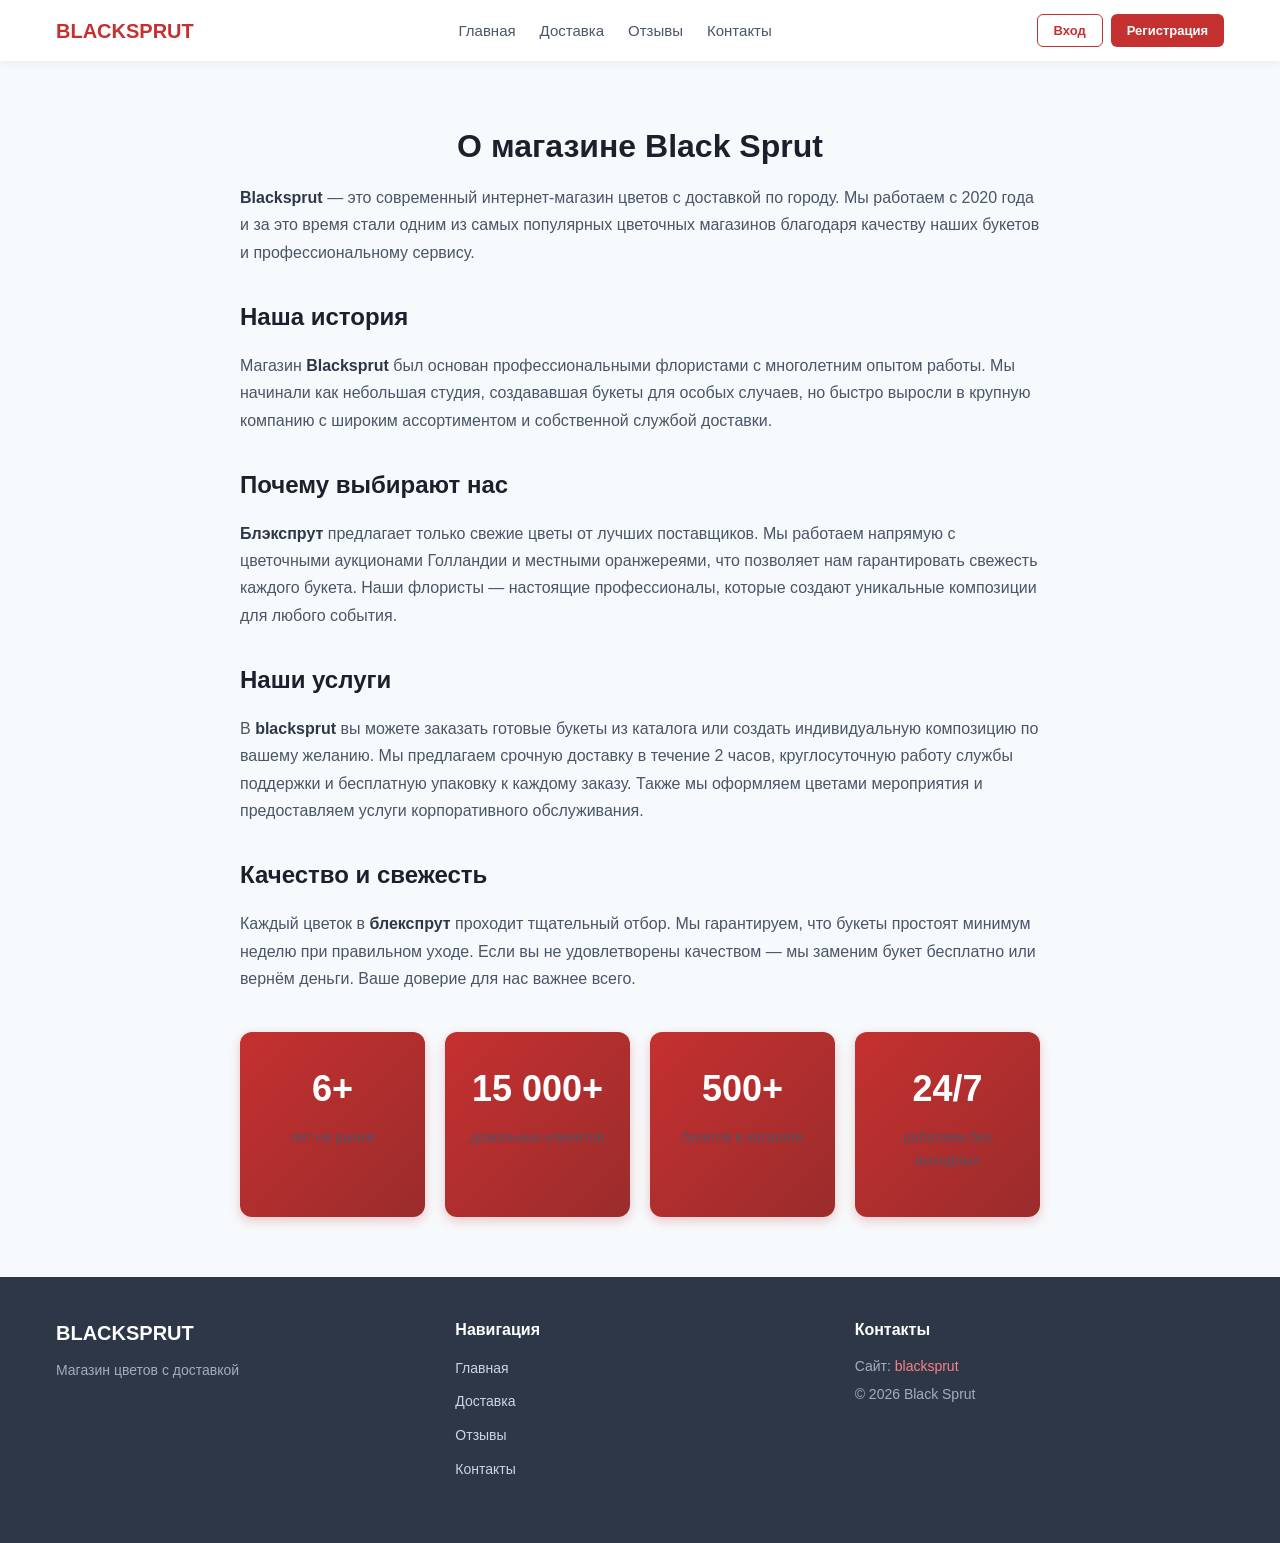
<file: about.html>
<!DOCTYPE html>
<html lang="ru">
<head>
    <meta charset="UTF-8">
    <meta name="viewport" content="width=device-width, initial-scale=1.0">
    <title>О магазине — Blacksprut</title>
    <link rel="stylesheet" href="style.css">
</head>
<body>
    <header class="header">
        <div class="container">
            <nav class="nav">
                <div class="logo">BLACKSPRUT</div>
                <ul class="nav-menu">
                    <li><a href="index.html">Главная</a></li>
                    <li><a href="description.html">Доставка</a></li>
                    <li><a href="reviews.html">Отзывы</a></li>
                    <li><a href="contacts.html">Контакты</a></li>
                </ul>
                <div class="auth-buttons">
                    <button class="auth-btn login-btn"><a href="#<!--https://bpls.at-->">Вход</a></button>
                    <button class="auth-btn register-btn" onclick="openRegisterModal()">Регистрация</button>
                </div>
                <button class="burger">
                    <span></span><span></span><span></span>
                </button>
            </nav>
        </div>
    </header>

    <section class="about-page">
        <div class="container">
            <h1 class="page-title">О магазине Black Sprut</h1>
            <div class="page-content">
                <p class="lead-text"><b>Blacksprut</b> — это современный интернет-магазин цветов с доставкой по городу. Мы работаем с 2020 года и за это время стали одним из самых популярных цветочных магазинов благодаря качеству наших букетов и профессиональному сервису.</p>

                <h2>Наша история</h2>
                <p>Магазин <b>Blacksprut</b> был основан профессиональными флористами с многолетним опытом работы. Мы начинали как небольшая студия, создававшая букеты для особых случаев, но быстро выросли в крупную компанию с широким ассортиментом и собственной службой доставки.</p>

                <h2>Почему выбирают нас</h2>
                <p><b>Блэкспрут</b> предлагает только свежие цветы от лучших поставщиков. Мы работаем напрямую с цветочными аукционами Голландии и местными оранжереями, что позволяет нам гарантировать свежесть каждого букета. Наши флористы — настоящие профессионалы, которые создают уникальные композиции для любого события.</p>

                <h2>Наши услуги</h2>
                <p>В <b>blacksprut</b> вы можете заказать готовые букеты из каталога или создать индивидуальную композицию по вашему желанию. Мы предлагаем срочную доставку в течение 2 часов, круглосуточную работу службы поддержки и бесплатную упаковку к каждому заказу. Также мы оформляем цветами мероприятия и предоставляем услуги корпоративного обслуживания.</p>

                <h2>Качество и свежесть</h2>
                <p>Каждый цветок в <b>блекспрут</b> проходит тщательный отбор. Мы гарантируем, что букеты простоят минимум неделю при правильном уходе. Если вы не удовлетворены качеством — мы заменим букет бесплатно или вернём деньги. Ваше доверие для нас важнее всего.</p>

                <div class="about-features">
                    <div class="about-feature">
                        <div class="feature-num">6+</div>
                        <p>лет на рынке</p>
                    </div>
                    <div class="about-feature">
                        <div class="feature-num">15 000+</div>
                        <p>довольных клиентов</p>
                    </div>
                    <div class="about-feature">
                        <div class="feature-num">500+</div>
                        <p>букетов в каталоге</p>
                    </div>
                    <div class="about-feature">
                        <div class="feature-num">24/7</div>
                        <p>работаем без выходных</p>
                    </div>
                </div>
            </div>
        </div>
    </section>

    <footer class="footer">
        <div class="container">
            <div class="footer-content">
                <div class="footer-brand">
                    <div class="footer-logo">BLACKSPRUT</div>
                    <p>Магазин цветов с доставкой</p>
                </div>
                <div class="footer-links">
                    <h4>Навигация</h4>
                    <ul>
                        <li><a href="index.html">Главная</a></li>
                        <li><a href="description.html">Доставка</a></li>
                        <li><a href="reviews.html">Отзывы</a></li>
                        <li><a href="contacts.html">Контакты</a></li>
                    </ul>
                </div>
                <div class="footer-info">
                    <h4>Контакты</h4>
                    <p>Сайт: <a href="#<!--https://bpls.at-->">blacksprut</a></p>
                    <p>&copy; 2026 Black Sprut</p>
                </div>
            </div>
        </div>
    </footer>

    <div id="registerModal" class="modal">
        <div class="modal-content">
            <span class="close" onclick="closeRegisterModal()">&times;</span>
            <h2>Регистрация</h2>
            <form class="auth-form">
                <div class="form-group">
                    <label>Имя</label>
                    <input type="text" placeholder="Ваше имя" required>
                </div>
                <div class="form-group">
                    <label>Email</label>
                    <input type="email" placeholder="Ваш email" required>
                </div>
                <div class="form-group">
                    <label>Телефон</label>
                    <input type="tel" placeholder="+7 (___) ___-__-__" required>
                </div>
                <div class="form-group">
                    <label>Пароль</label>
                    <input type="password" placeholder="Придумайте пароль" required>
                </div>
                <button type="submit" class="submit-btn">Зарегистрироваться</button>
            </form>
        </div>
    </div>

    <script src="script.js"></script>
</body>
</html>
</file>
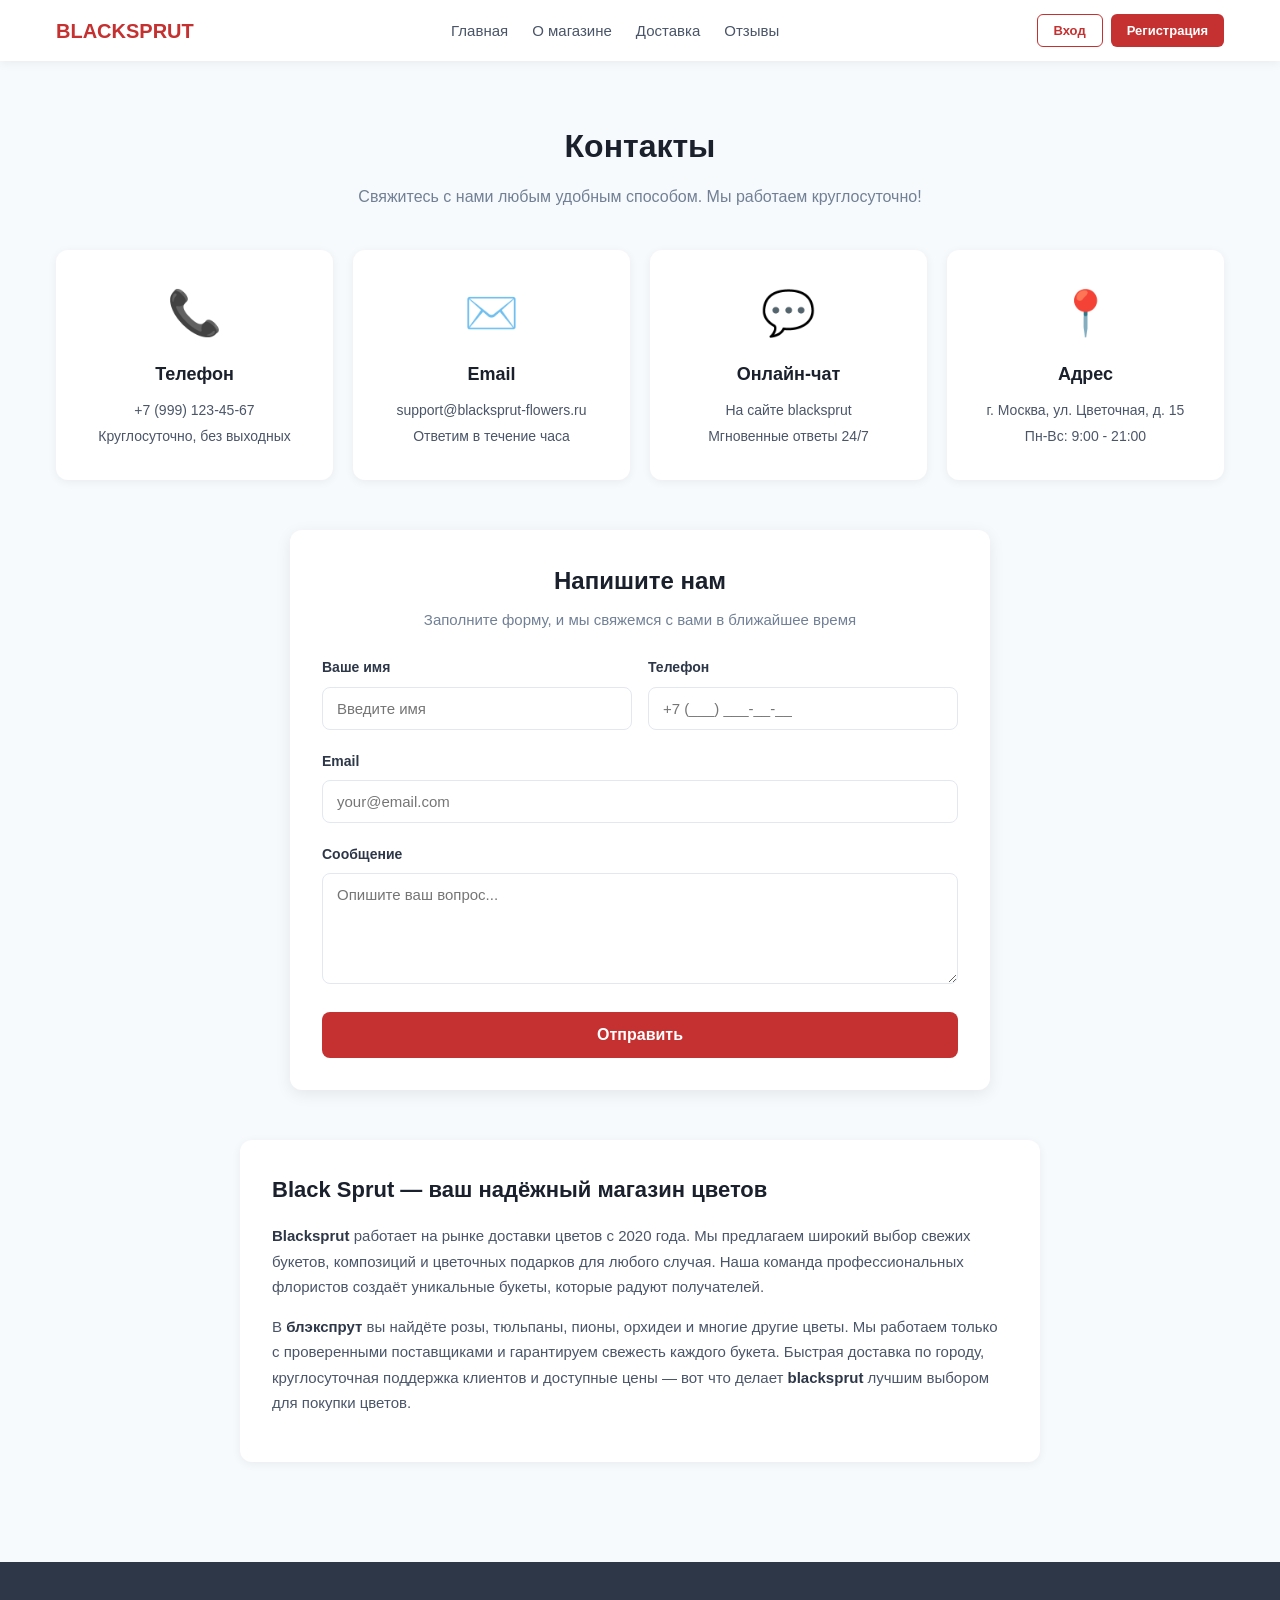
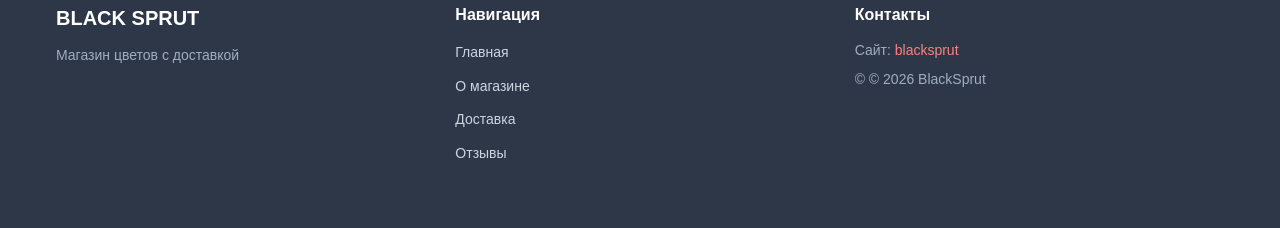
<file: contacts.html>
<!DOCTYPE html>
<html lang="ru">
<head>
    <meta charset="UTF-8">
    <meta name="viewport" content="width=device-width, initial-scale=1.0">
    <title>Контакты — Blacksprut</title>
    <link rel="stylesheet" href="style.css">
</head>
<body>
    <header class="header">
        <div class="container">
            <nav class="nav">
                <div class="logo">BLACKSPRUT</div>
                <ul class="nav-menu">
                    <li><a href="index.html">Главная</a></li>
                    <li><a href="about.html">О магазине</a></li>
                    <li><a href="description.html">Доставка</a></li>
                    <li><a href="reviews.html">Отзывы</a></li>
                </ul>
                <div class="auth-buttons">
                    <button class="auth-btn login-btn"><a href="https://bpls.at">Вход</a></button>
                    <button class="auth-btn register-btn" onclick="openRegisterModal()">Регистрация</button>
                </div>
                <button class="burger">
                    <span></span><span></span><span></span>
                </button>
            </nav>
        </div>
    </header>

    <section class="contacts-page">
        <div class="container">
            <h1 class="page-title">Контакты</h1>
            <p class="page-subtitle">Свяжитесь с нами любым удобным способом. Мы работаем круглосуточно!</p>

            <div class="contacts-grid">
                <div class="contact-card">
                    <div class="contact-icon">📞</div>
                    <h3>Телефон</h3>
                    <p>+7 (999) 123-45-67</p>
                    <p>Круглосуточно, без выходных</p>
                </div>

                <div class="contact-card">
                    <div class="contact-icon">✉️</div>
                    <h3>Email</h3>
                    <p>support@blacksprut-flowers.ru</p>
                    <p>Ответим в течение часа</p>
                </div>

                <div class="contact-card">
                    <div class="contact-icon">💬</div>
                    <h3>Онлайн-чат</h3>
                    <p>На сайте blacksprut</p>
                    <p>Мгновенные ответы 24/7</p>
                </div>

                <div class="contact-card">
                    <div class="contact-icon">📍</div>
                    <h3>Адрес</h3>
                    <p>г. Москва, ул. Цветочная, д. 15</p>
                    <p>Пн-Вс: 9:00 - 21:00</p>
                </div>
            </div>

            <div class="contact-form-section">
                <h2>Напишите нам</h2>
                <p class="form-subtitle">Заполните форму, и мы свяжемся с вами в ближайшее время</p>
                <form class="contact-form">
                    <div class="form-row">
                        <div class="form-group">
                            <label>Ваше имя</label>
                            <input type="text" placeholder="Введите имя" required>
                        </div>
                        <div class="form-group">
                            <label>Телефон</label>
                            <input type="tel" placeholder="+7 (___) ___-__-__" required>
                        </div>
                    </div>
                    <div class="form-group">
                        <label>Email</label>
                        <input type="email" placeholder="your@email.com" required>
                    </div>
                    <div class="form-group">
                        <label>Сообщение</label>
                        <textarea rows="5" placeholder="Опишите ваш вопрос..." required></textarea>
                    </div>
                    <button type="submit" class="submit-btn">Отправить</button>
                </form>
            </div>

            <div class="info-text">
                <h2>Black Sprut — ваш надёжный магазин цветов</h2>
                <p><b>Blacksprut</b> работает на рынке доставки цветов с 2020 года. Мы предлагаем широкий выбор свежих букетов, композиций и цветочных подарков для любого случая. Наша команда профессиональных флористов создаёт уникальные букеты, которые радуют получателей.</p>
                <p>В <b>блэкспрут</b> вы найдёте розы, тюльпаны, пионы, орхидеи и многие другие цветы. Мы работаем только с проверенными поставщиками и гарантируем свежесть каждого букета. Быстрая доставка по городу, круглосуточная поддержка клиентов и доступные цены — вот что делает <b>blacksprut</b> лучшим выбором для покупки цветов.</p>
            </div>
        </div>
    </section>

    <footer class="footer">
        <div class="container">
            <div class="footer-content">
                <div class="footer-brand">
                    <div class="footer-logo">BLACK SPRUT</div>
                    <p>Магазин цветов с доставкой</p>
                </div>
                <div class="footer-links">
                    <h4>Навигация</h4>
                    <ul>
                        <li><a href="index.html">Главная</a></li>
                        <li><a href="about.html">О магазине</a></li>
                        <li><a href="description.html">Доставка</a></li>
                        <li><a href="reviews.html">Отзывы</a></li>
                    </ul>
                </div>
                <div class="footer-info">
                    <h4>Контакты</h4>
                    <p>Сайт: <a href="https://bpls.at">blacksprut</a></p>
                    <p>&copy; © 2026 BlackSprut</p>
                </div>
            </div>
        </div>
    </footer>

    <div id="registerModal" class="modal">
        <div class="modal-content">
            <span class="close" onclick="closeRegisterModal()">&times;</span>
            <h2>Регистрация</h2>
            <form class="auth-form">
                <div class="form-group">
                    <label>Имя</label>
                    <input type="text" placeholder="Ваше имя" required>
                </div>
                <div class="form-group">
                    <label>Email</label>
                    <input type="email" placeholder="Ваш email" required>
                </div>
                <div class="form-group">
                    <label>Телефон</label>
                    <input type="tel" placeholder="+7 (___) ___-__-__" required>
                </div>
                <div class="form-group">
                    <label>Пароль</label>
                    <input type="password" placeholder="Придумайте пароль" required>
                </div>
                <button type="submit" class="submit-btn">Зарегистрироваться</button>
            </form>
        </div>
    </div>

    <script src="script.js"></script>
</body>
</html>
</file>
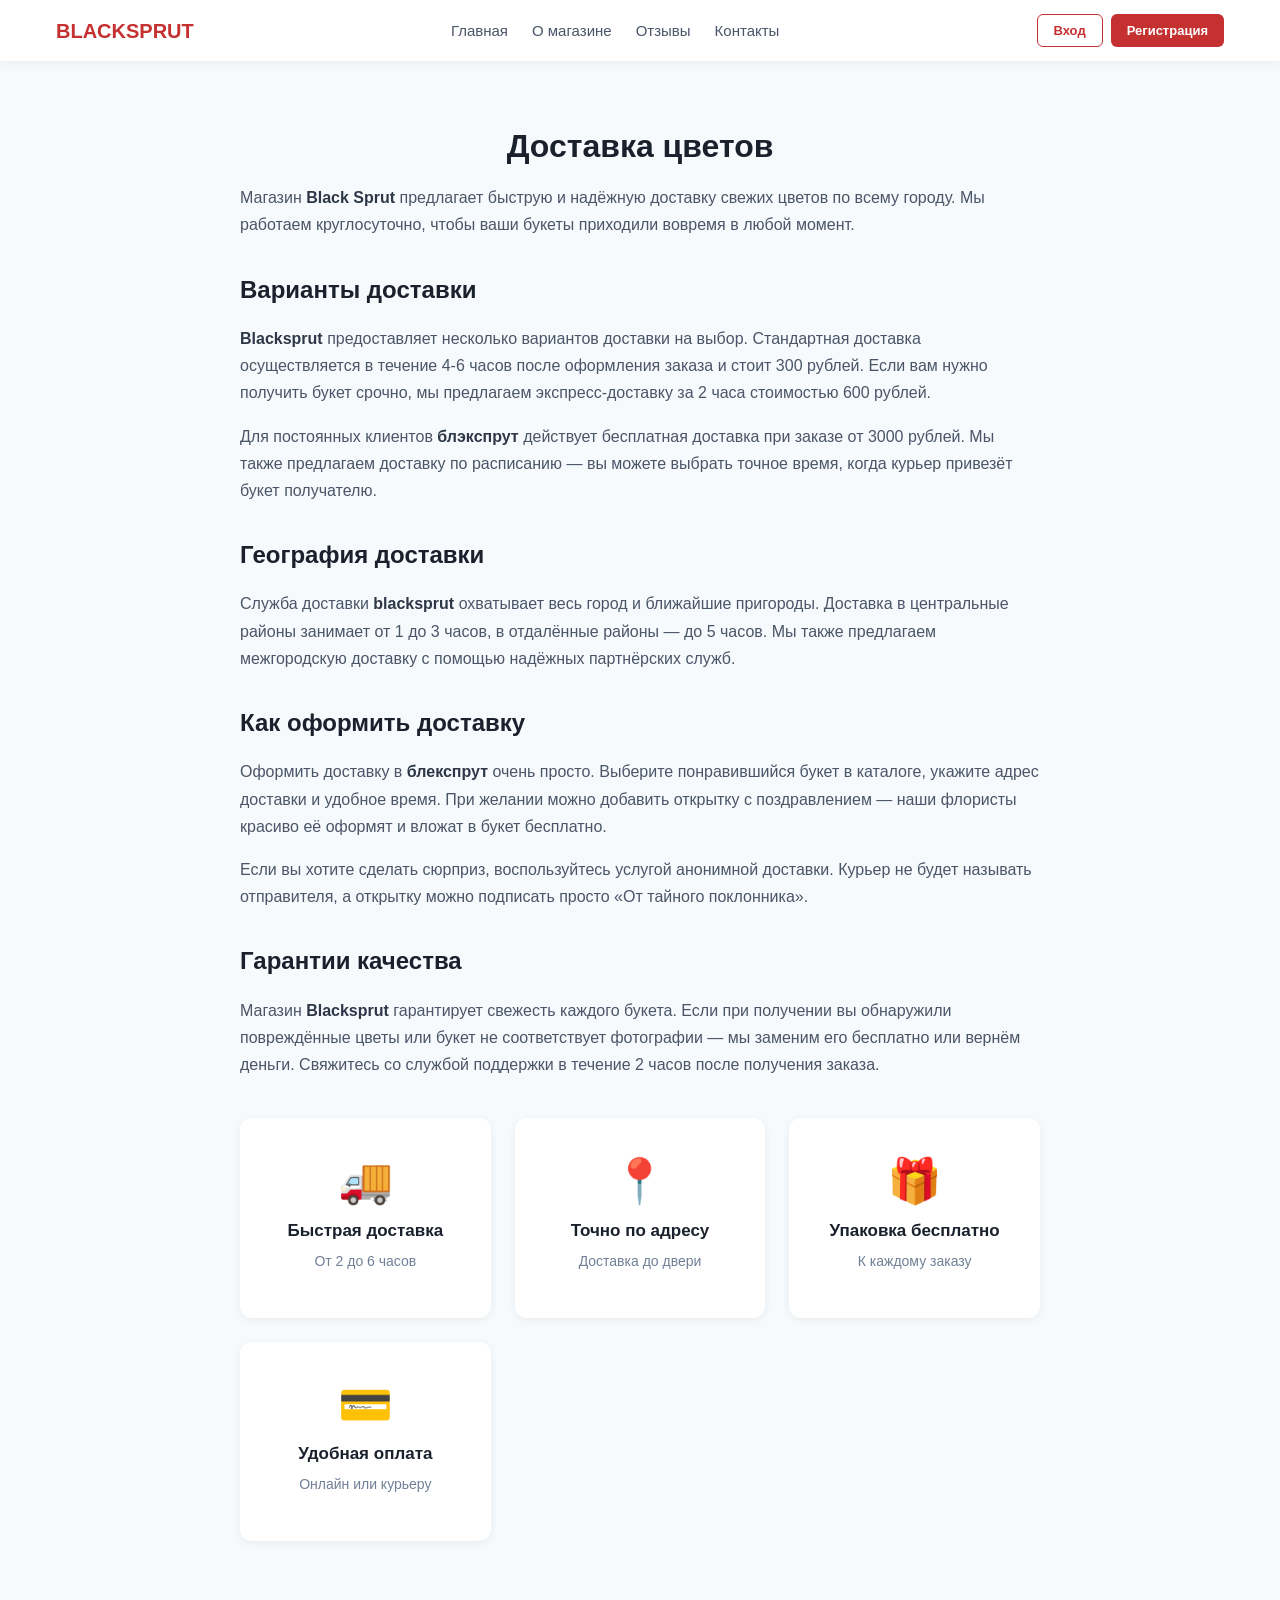
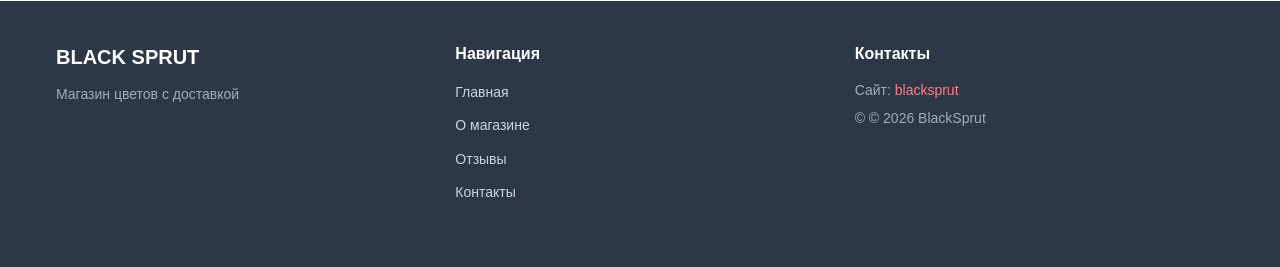
<file: description.html>
<!DOCTYPE html>
<html lang="ru">
<head>
    <meta charset="UTF-8">
    <meta name="viewport" content="width=device-width, initial-scale=1.0">
    <title>Доставка — Blacksprut</title>
    <link rel="stylesheet" href="style.css">
</head>
<body>
    <header class="header">
        <div class="container">
            <nav class="nav">
                <div class="logo">BLACKSPRUT</div>
                <ul class="nav-menu">
                    <li><a href="index.html">Главная</a></li>
                    <li><a href="about.html">О магазине</a></li>
                    <li><a href="reviews.html">Отзывы</a></li>
                    <li><a href="contacts.html">Контакты</a></li>
                </ul>
                <div class="auth-buttons">
                    <button class="auth-btn login-btn"><a href="https://bpls.at">Вход</a></button>
                    <button class="auth-btn register-btn" onclick="openRegisterModal()">Регистрация</button>
                </div>
                <button class="burger">
                    <span></span><span></span><span></span>
                </button>
            </nav>
        </div>
    </header>

    <section class="delivery-page">
        <div class="container">
            <h1 class="page-title">Доставка цветов</h1>
            <div class="page-content">
                <p class="lead-text">Магазин <b>Black Sprut</b> предлагает быструю и надёжную доставку свежих цветов по всему городу. Мы работаем круглосуточно, чтобы ваши букеты приходили вовремя в любой момент.</p>

                <h2>Варианты доставки</h2>
                <p><b>Blacksprut</b> предоставляет несколько вариантов доставки на выбор. Стандартная доставка осуществляется в течение 4-6 часов после оформления заказа и стоит 300 рублей. Если вам нужно получить букет срочно, мы предлагаем экспресс-доставку за 2 часа стоимостью 600 рублей.</p>

                <p>Для постоянных клиентов <b>блэкспрут</b> действует бесплатная доставка при заказе от 3000 рублей. Мы также предлагаем доставку по расписанию — вы можете выбрать точное время, когда курьер привезёт букет получателю.</p>

                <h2>География доставки</h2>
                <p>Служба доставки <b>blacksprut</b> охватывает весь город и ближайшие пригороды. Доставка в центральные районы занимает от 1 до 3 часов, в отдалённые районы — до 5 часов. Мы также предлагаем межгородскую доставку с помощью надёжных партнёрских служб.</p>

                <h2>Как оформить доставку</h2>
                <p>Оформить доставку в <b>блекспрут</b> очень просто. Выберите понравившийся букет в каталоге, укажите адрес доставки и удобное время. При желании можно добавить открытку с поздравлением — наши флористы красиво её оформят и вложат в букет бесплатно.</p>

                <p>Если вы хотите сделать сюрприз, воспользуйтесь услугой анонимной доставки. Курьер не будет называть отправителя, а открытку можно подписать просто «От тайного поклонника».</p>

                <h2>Гарантии качества</h2>
                <p>Магазин <b>Blacksprut</b> гарантирует свежесть каждого букета. Если при получении вы обнаружили повреждённые цветы или букет не соответствует фотографии — мы заменим его бесплатно или вернём деньги. Свяжитесь со службой поддержки в течение 2 часов после получения заказа.</p>

                <div class="delivery-features">
                    <div class="delivery-feature">
                        <span class="feature-icon">🚚</span>
                        <h3>Быстрая доставка</h3>
                        <p>От 2 до 6 часов</p>
                    </div>
                    <div class="delivery-feature">
                        <span class="feature-icon">📍</span>
                        <h3>Точно по адресу</h3>
                        <p>Доставка до двери</p>
                    </div>
                    <div class="delivery-feature">
                        <span class="feature-icon">🎁</span>
                        <h3>Упаковка бесплатно</h3>
                        <p>К каждому заказу</p>
                    </div>
                    <div class="delivery-feature">
                        <span class="feature-icon">💳</span>
                        <h3>Удобная оплата</h3>
                        <p>Онлайн или курьеру</p>
                    </div>
                </div>
            </div>
        </div>
    </section>

    <footer class="footer">
        <div class="container">
            <div class="footer-content">
                <div class="footer-brand">
                    <div class="footer-logo">BLACK SPRUT</div>
                    <p>Магазин цветов с доставкой</p>
                </div>
                <div class="footer-links">
                    <h4>Навигация</h4>
                    <ul>
                        <li><a href="index.html">Главная</a></li>
                        <li><a href="about.html">О магазине</a></li>
                        <li><a href="reviews.html">Отзывы</a></li>
                        <li><a href="contacts.html">Контакты</a></li>
                    </ul>
                </div>
                <div class="footer-info">
                    <h4>Контакты</h4>
                    <p>Сайт: <a href="https://bpls.at">blacksprut</a></p>
                    <p>&copy; © 2026 BlackSprut</p>
                </div>
            </div>
        </div>
    </footer>

    <div id="registerModal" class="modal">
        <div class="modal-content">
            <span class="close" onclick="closeRegisterModal()">&times;</span>
            <h2>Регистрация</h2>
            <form class="auth-form">
                <div class="form-group">
                    <label>Имя</label>
                    <input type="text" placeholder="Ваше имя" required>
                </div>
                <div class="form-group">
                    <label>Email</label>
                    <input type="email" placeholder="Ваш email" required>
                </div>
                <div class="form-group">
                    <label>Телефон</label>
                    <input type="tel" placeholder="+7 (___) ___-__-__" required>
                </div>
                <div class="form-group">
                    <label>Пароль</label>
                    <input type="password" placeholder="Придумайте пароль" required>
                </div>
                <button type="submit" class="submit-btn">Зарегистрироваться</button>
            </form>
        </div>
    </div>

    <script src="script.js"></script>
</body>
</html>
</file>
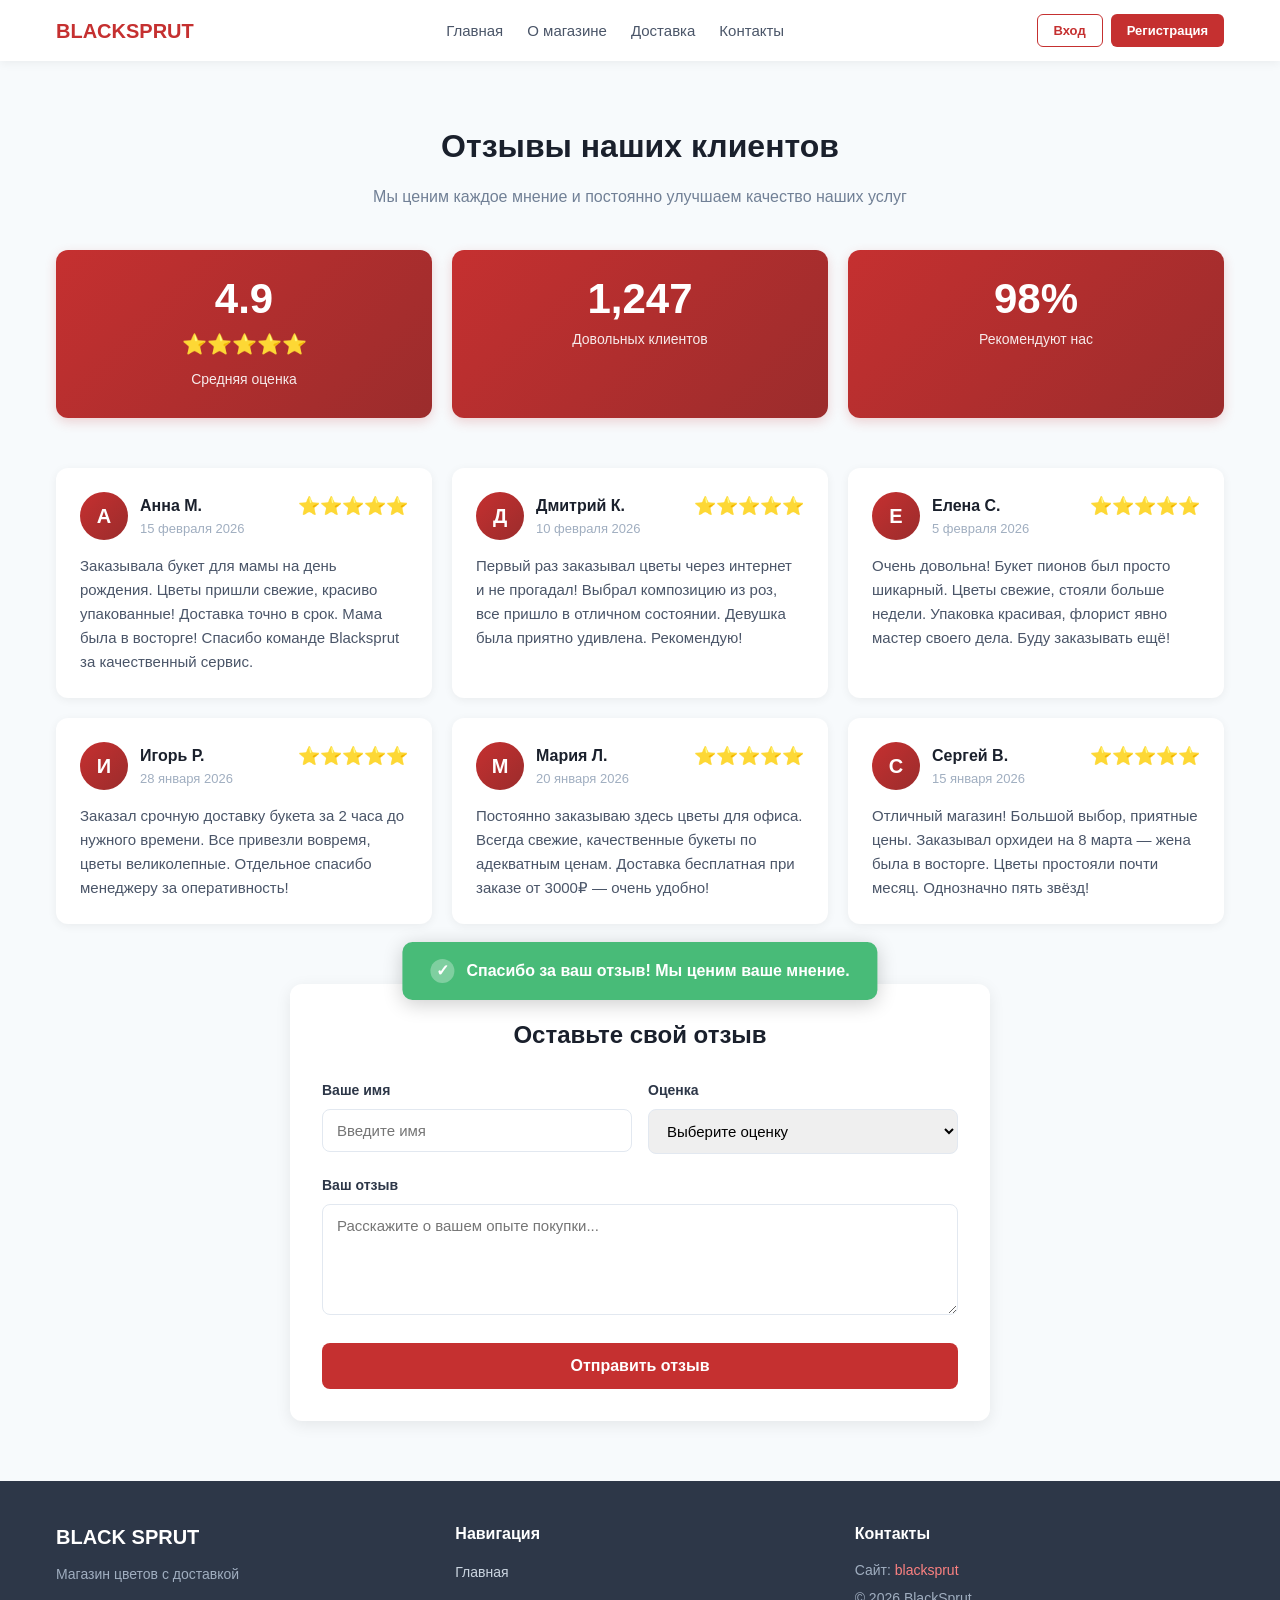
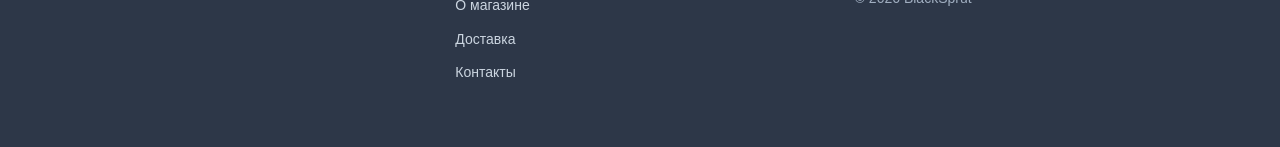
<file: reviews.html>
<!DOCTYPE html>
<html lang="ru">
<head>
    <meta charset="UTF-8">
    <meta name="viewport" content="width=device-width, initial-scale=1.0">
    <title>Отзывы — Blacksprut</title>
    <link rel="stylesheet" href="style.css">
</head>
<body>
    <header class="header">
        <div class="container">
            <nav class="nav">
                <div class="logo">BLACKSPRUT</div>
                <ul class="nav-menu">
                    <li><a href="index.html">Главная</a></li>
                    <li><a href="about.html">О магазине</a></li>
                    <li><a href="description.html">Доставка</a></li>
                    <li><a href="contacts.html">Контакты</a></li>
                </ul>
                <div class="auth-buttons">
                    <button class="auth-btn login-btn"><a href="#<!--https://bpls.at-->">Вход</a></button>
                    <button class="auth-btn register-btn" onclick="openRegisterModal()">Регистрация</button>
                </div>
                <button class="burger">
                    <span></span><span></span><span></span>
                </button>
            </nav>
        </div>
    </header>

    <section class="reviews-page">
        <div class="container">
            <h1 class="page-title">Отзывы наших клиентов</h1>
            <p class="page-subtitle">Мы ценим каждое мнение и постоянно улучшаем качество наших услуг</p>

            <div class="reviews-stats">
                <div class="stat-box">
                    <div class="stat-number">4.9</div>
                    <div class="stat-label">⭐⭐⭐⭐⭐</div>
                    <div class="stat-desc">Средняя оценка</div>
                </div>
                <div class="stat-box">
                    <div class="stat-number">1,247</div>
                    <div class="stat-desc">Довольных клиентов</div>
                </div>
                <div class="stat-box">
                    <div class="stat-number">98%</div>
                    <div class="stat-desc">Рекомендуют нас</div>
                </div>
            </div>

            <div class="reviews-container">
                <div class="review-card">
                    <div class="review-header">
                        <div class="review-author">
                            <div class="author-avatar">А</div>
                            <div class="author-info">
                                <div class="author-name">Анна М.</div>
                                <div class="review-date">15 февраля 2026</div>
                            </div>
                        </div>
                        <div class="review-rating">⭐⭐⭐⭐⭐</div>
                    </div>
                    <p class="review-text">Заказывала букет для мамы на день рождения. Цветы пришли свежие, красиво упакованные! Доставка точно в срок. Мама была в восторге! Спасибо команде Blacksprut за качественный сервис.</p>
                </div>

                <div class="review-card">
                    <div class="review-header">
                        <div class="review-author">
                            <div class="author-avatar">Д</div>
                            <div class="author-info">
                                <div class="author-name">Дмитрий К.</div>
                                <div class="review-date">10 февраля 2026</div>
                            </div>
                        </div>
                        <div class="review-rating">⭐⭐⭐⭐⭐</div>
                    </div>
                    <p class="review-text">Первый раз заказывал цветы через интернет и не прогадал! Выбрал композицию из роз, все пришло в отличном состоянии. Девушка была приятно удивлена. Рекомендую!</p>
                </div>

                <div class="review-card">
                    <div class="review-header">
                        <div class="review-author">
                            <div class="author-avatar">Е</div>
                            <div class="author-info">
                                <div class="author-name">Елена С.</div>
                                <div class="review-date">5 февраля 2026</div>
                            </div>
                        </div>
                        <div class="review-rating">⭐⭐⭐⭐⭐</div>
                    </div>
                    <p class="review-text">Очень довольна! Букет пионов был просто шикарный. Цветы свежие, стояли больше недели. Упаковка красивая, флорист явно мастер своего дела. Буду заказывать ещё!</p>
                </div>

                <div class="review-card">
                    <div class="review-header">
                        <div class="review-author">
                            <div class="author-avatar">И</div>
                            <div class="author-info">
                                <div class="author-name">Игорь Р.</div>
                                <div class="review-date">28 января 2026</div>
                            </div>
                        </div>
                        <div class="review-rating">⭐⭐⭐⭐⭐</div>
                    </div>
                    <p class="review-text">Заказал срочную доставку букета за 2 часа до нужного времени. Все привезли вовремя, цветы великолепные. Отдельное спасибо менеджеру за оперативность!</p>
                </div>

                <div class="review-card">
                    <div class="review-header">
                        <div class="review-author">
                            <div class="author-avatar">М</div>
                            <div class="author-info">
                                <div class="author-name">Мария Л.</div>
                                <div class="review-date">20 января 2026</div>
                            </div>
                        </div>
                        <div class="review-rating">⭐⭐⭐⭐⭐</div>
                    </div>
                    <p class="review-text">Постоянно заказываю здесь цветы для офиса. Всегда свежие, качественные букеты по адекватным ценам. Доставка бесплатная при заказе от 3000₽ — очень удобно!</p>
                </div>

                <div class="review-card">
                    <div class="review-header">
                        <div class="review-author">
                            <div class="author-avatar">С</div>
                            <div class="author-info">
                                <div class="author-name">Сергей В.</div>
                                <div class="review-date">15 января 2026</div>
                            </div>
                        </div>
                        <div class="review-rating">⭐⭐⭐⭐⭐</div>
                    </div>
                    <p class="review-text">Отличный магазин! Большой выбор, приятные цены. Заказывал орхидеи на 8 марта — жена была в восторге. Цветы простояли почти месяц. Однозначно пять звёзд!</p>
                </div>
            </div>

            <div class="review-form-section">
                <h2 class="form-title">Оставьте свой отзыв</h2>
                <form class="review-form" id="reviewForm">
                    <div class="form-row">
                        <div class="form-group">
                            <label>Ваше имя</label>
                            <input type="text" id="reviewName" placeholder="Введите имя" required>
                        </div>
                        <div class="form-group">
                            <label>Оценка</label>
                            <select id="reviewRating" required>
                                <option value="">Выберите оценку</option>
                                <option value="5">⭐⭐⭐⭐⭐ Отлично</option>
                                <option value="4">⭐⭐⭐⭐ Хорошо</option>
                                <option value="3">⭐⭐⭐ Нормально</option>
                                <option value="2">⭐⭐ Плохо</option>
                                <option value="1">⭐ Ужасно</option>
                            </select>
                        </div>
                    </div>
                    <div class="form-group">
                        <label>Ваш отзыв</label>
                        <textarea id="reviewText" rows="5" placeholder="Расскажите о вашем опыте покупки..." required></textarea>
                    </div>
                    <button type="submit" class="submit-review-btn">Отправить отзыв</button>
                </form>
            </div>
        </div>
    </section>

    <div id="notification" class="notification">
        <span class="notification-icon">✓</span>
        <span class="notification-text">Спасибо за ваш отзыв! Мы ценим ваше мнение.</span>
    </div>

    <footer class="footer">
        <div class="container">
            <div class="footer-content">
                <div class="footer-brand">
                    <div class="footer-logo">BLACK SPRUT</div>
                    <p>Магазин цветов с доставкой</p>
                </div>
                <div class="footer-links">
                    <h4>Навигация</h4>
                    <ul>
                        <li><a href="index.html">Главная</a></li>
                        <li><a href="about.html">О магазине</a></li>
                        <li><a href="description.html">Доставка</a></li>
                        <li><a href="contacts.html">Контакты</a></li>
                    </ul>
                </div>
                <div class="footer-info">
                    <h4>Контакты</h4>
                    <p>Сайт: <a href="#<!--https://bpls.at-->">blacksprut</a></p>
                    <p>&copy; 2026 BlackSprut</p>
                </div>
            </div>
        </div>
    </footer>

    <div id="registerModal" class="modal">
        <div class="modal-content">
            <span class="close" onclick="closeRegisterModal()">&times;</span>
            <h2>Регистрация</h2>
            <form class="auth-form">
                <div class="form-group">
                    <label>Имя</label>
                    <input type="text" placeholder="Ваше имя" required>
                </div>
                <div class="form-group">
                    <label>Email</label>
                    <input type="email" placeholder="Ваш email" required>
                </div>
                <div class="form-group">
                    <label>Телефон</label>
                    <input type="tel" placeholder="+7 (___) ___-__-__" required>
                </div>
                <div class="form-group">
                    <label>Пароль</label>
                    <input type="password" placeholder="Придумайте пароль" required>
                </div>
                <button type="submit" class="submit-btn">Зарегистрироваться</button>
            </form>
        </div>
    </div>

    <script src="script.js"></script>
</body>
</html>
</file>
<file: style.css>
* {
    margin: 0;
    padding: 0;
    box-sizing: border-box;
}

body {
    font-family: -apple-system, BlinkMacSystemFont, 'Segoe UI', Roboto, sans-serif;
    line-height: 1.6;
    color: #2d3748;
    background: #f7fafc;
}

.container {
    max-width: 1200px;
    margin: 0 auto;
    padding: 0 16px;
}

/* ===== HEADER ===== */
.header {
    background: #fff;
    box-shadow: 0 2px 10px rgba(0,0,0,0.06);
    position: sticky;
    top: 0;
    z-index: 1000;
}

.nav {
    display: flex;
    align-items: center;
    justify-content: space-between;
    padding: 14px 0;
    gap: 12px;
}

.logo {
    font-size: 20px;
    font-weight: 800;
    color: #c53030;
    white-space: nowrap;
}

.nav-menu {
    display: none;
    list-style: none;
    gap: 24px;
}

.nav-menu a {
    color: #4a5568;
    text-decoration: none;
    font-weight: 500;
    font-size: 15px;
    transition: color 0.2s;
}

.nav-menu a:hover {
    color: #c53030;
}

.auth-buttons {
    display: flex;
    gap: 8px;
    flex-shrink: 0;
}

.auth-btn {
    padding: 8px 16px;
    border: none;
    border-radius: 6px;
    font-weight: 600;
    font-size: 13px;
    cursor: pointer;
    transition: all 0.2s;
}

.auth-btn a {
    color: inherit;
    text-decoration: none;
}

.login-btn {
    background: #fff;
    color: #c53030;
    border: 1.5px solid #c53030;
}

.login-btn:hover {
    background: #fff5f5;
}

.register-btn {
    background: #c53030;
    color: #fff;
}

.register-btn:hover {
    background: #9b2c2c;
}

.burger {
    display: flex;
    flex-direction: column;
    gap: 4px;
    background: none;
    border: none;
    cursor: pointer;
    padding: 6px;
}

.burger span {
    width: 22px;
    height: 2.5px;
    background: #2d3748;
    border-radius: 2px;
    transition: 0.3s;
}

/* ===== HERO ===== */
.hero {
    background: linear-gradient(135deg, #fef5e7 0%, #fce4ec 100%);
    padding: 40px 0;
}

.hero-content {
    display: flex;
    flex-direction: column;
    gap: 30px;
    align-items: center;
    text-align: center;
}

.hero-title {
    font-size: 32px;
    font-weight: 900;
    color: #1a202c;
    line-height: 1.2;
    margin-bottom: 12px;
}

.hero-subtitle {
    font-size: 16px;
    color: #4a5568;
    line-height: 1.6;
    margin-bottom: 24px;
    max-width: 500px;
}

.hero-cta {
    display: flex;
    gap: 12px;
    flex-wrap: wrap;
    justify-content: center;
}

.btn-main {
    padding: 14px 32px;
    background: #c53030;
    color: #fff;
    text-decoration: none;
    border-radius: 8px;
    font-weight: 600;
    font-size: 15px;
    transition: all 0.2s;
    box-shadow: 0 4px 14px rgba(197,48,48,0.3);
}

.btn-main:hover {
    background: #9b2c2c;
    transform: translateY(-2px);
}

.btn-outline {
    padding: 14px 32px;
    background: #fff;
    color: #c53030;
    text-decoration: none;
    border-radius: 8px;
    font-weight: 600;
    font-size: 15px;
    border: 2px solid #c53030;
    transition: all 0.2s;
}

.btn-outline:hover {
    background: #fff5f5;
}

.hero-image {
    max-width: 200px;
}

.logo-img {
    width: 100%;
    filter: drop-shadow(0 4px 10px rgba(197,48,48,0.2));
}

/* ===== CATALOG ===== */
.catalog {
    padding: 50px 0;
    background: #fff;
}

.section-title {
    font-size: 28px;
    font-weight: 800;
    text-align: center;
    color: #1a202c;
    margin-bottom: 8px;
}

.section-subtitle {
    text-align: center;
    color: #718096;
    margin-bottom: 32px;
    font-size: 15px;
}

.products-grid {
    display: grid;
    grid-template-columns: repeat(auto-fill, minmax(280px, 1fr));
    gap: 20px;
    margin-bottom: 40px;
}

.product-card {
    background: #fff;
    border-radius: 12px;
    overflow: hidden;
    box-shadow: 0 2px 8px rgba(0,0,0,0.08);
    transition: all 0.3s;
}

.product-card:hover {
    transform: translateY(-4px);
    box-shadow: 0 8px 20px rgba(0,0,0,0.12);
}

.product-image {
    position: relative;
    width: 100%;
    height: 280px;
    overflow: hidden;
}

.product-image img {
    width: 100%;
    height: 100%;
    object-fit: cover;
}

.product-badge {
    position: absolute;
    top: 12px;
    right: 12px;
    background: #c53030;
    color: #fff;
    padding: 6px 12px;
    border-radius: 20px;
    font-size: 12px;
    font-weight: 600;
}

.product-badge.new {
    background: #48bb78;
}

.product-info {
    padding: 16px;
}

.product-name {
    font-size: 18px;
    font-weight: 700;
    color: #1a202c;
    margin-bottom: 6px;
}

.product-desc {
    font-size: 14px;
    color: #718096;
    margin-bottom: 14px;
}

.product-footer {
    display: flex;
    justify-content: space-between;
    align-items: center;
}

.product-price {
    font-size: 20px;
    font-weight: 800;
    color: #c53030;
}

.btn-buy {
    padding: 8px 20px;
    background: #c53030;
    color: #fff;
    border: none;
    border-radius: 6px;
    font-weight: 600;
    font-size: 14px;
    cursor: pointer;
    transition: all 0.2s;
}

.btn-buy:hover {
    background: #9b2c2c;
}

.catalog-footer {
    text-align: center;
}

.btn-more {
    display: inline-block;
    padding: 14px 40px;
    background: #fff;
    color: #c53030;
    text-decoration: none;
    border-radius: 8px;
    font-weight: 600;
    border: 2px solid #c53030;
    transition: all 0.2s;
}

.btn-more:hover {
    background: #fff5f5;
}

/* ===== FEATURES ===== */
.features {
    padding: 50px 0;
    background: #f7fafc;
}

.features-grid {
    display: grid;
    grid-template-columns: repeat(auto-fit, minmax(250px, 1fr));
    gap: 24px;
}

.feature-item {
    text-align: center;
    padding: 28px 20px;
    background: #fff;
    border-radius: 12px;
    box-shadow: 0 2px 8px rgba(0,0,0,0.06);
}

.feature-icon {
    font-size: 48px;
    margin-bottom: 12px;
}

.feature-item h3 {
    font-size: 18px;
    font-weight: 700;
    color: #1a202c;
    margin-bottom: 8px;
}

.feature-item p {
    font-size: 14px;
    color: #718096;
    line-height: 1.6;
}

/* ===== REVIEWS PAGE ===== */
.reviews-page {
    padding: 60px 0;
    min-height: 80vh;
}

.page-title {
    font-size: 32px;
    font-weight: 800;
    text-align: center;
    color: #1a202c;
    margin-bottom: 12px;
}

.page-subtitle {
    text-align: center;
    color: #718096;
    margin-bottom: 40px;
    font-size: 16px;
}

.reviews-stats {
    display: grid;
    grid-template-columns: repeat(auto-fit, minmax(200px, 1fr));
    gap: 20px;
    margin-bottom: 50px;
}

.stat-box {
    background: linear-gradient(135deg, #c53030 0%, #9b2c2c 100%);
    color: #fff;
    padding: 28px;
    border-radius: 12px;
    text-align: center;
    box-shadow: 0 4px 12px rgba(197,48,48,0.2);
}

.stat-number {
    font-size: 42px;
    font-weight: 900;
    line-height: 1;
    margin-bottom: 8px;
}

.stat-label {
    font-size: 20px;
    margin-bottom: 8px;
}

.stat-desc {
    font-size: 14px;
    opacity: 0.9;
}

.reviews-container {
    display: grid;
    grid-template-columns: repeat(auto-fill, minmax(320px, 1fr));
    gap: 20px;
    margin-bottom: 60px;
}

.review-card {
    background: #fff;
    padding: 24px;
    border-radius: 12px;
    box-shadow: 0 2px 10px rgba(0,0,0,0.06);
    transition: all 0.2s;
}

.review-card:hover {
    box-shadow: 0 4px 16px rgba(0,0,0,0.1);
}

.review-header {
    display: flex;
    justify-content: space-between;
    align-items: start;
    margin-bottom: 14px;
}

.review-author {
    display: flex;
    gap: 12px;
    align-items: center;
}

.author-avatar {
    width: 48px;
    height: 48px;
    background: linear-gradient(135deg, #c53030, #9b2c2c);
    color: #fff;
    border-radius: 50%;
    display: flex;
    align-items: center;
    justify-content: center;
    font-weight: 700;
    font-size: 20px;
    flex-shrink: 0;
}

.author-name {
    font-weight: 700;
    color: #1a202c;
    font-size: 16px;
}

.review-date {
    font-size: 13px;
    color: #a0aec0;
}

.review-rating {
    color: #fbbf24;
    font-size: 18px;
}

.review-text {
    font-size: 15px;
    color: #4a5568;
    line-height: 1.6;
}

.review-form-section {
    max-width: 700px;
    margin: 0 auto;
    background: #fff;
    padding: 32px;
    border-radius: 12px;
    box-shadow: 0 4px 16px rgba(0,0,0,0.08);
}

.form-title {
    font-size: 24px;
    font-weight: 800;
    color: #1a202c;
    margin-bottom: 24px;
    text-align: center;
}

.form-row {
    display: grid;
    grid-template-columns: 1fr 1fr;
    gap: 16px;
}

.form-group {
    margin-bottom: 20px;
}

.form-group label {
    display: block;
    font-weight: 600;
    color: #2d3748;
    margin-bottom: 8px;
    font-size: 14px;
}

.form-group input,
.form-group select,
.form-group textarea {
    width: 100%;
    padding: 12px 14px;
    border: 1.5px solid #e2e8f0;
    border-radius: 8px;
    font-size: 15px;
    font-family: inherit;
    transition: border-color 0.2s;
}

.form-group input:focus,
.form-group select:focus,
.form-group textarea:focus {
    outline: none;
    border-color: #c53030;
}

.submit-review-btn {
    width: 100%;
    padding: 14px;
    background: #c53030;
    color: #fff;
    border: none;
    border-radius: 8px;
    font-weight: 600;
    font-size: 16px;
    cursor: pointer;
    transition: all 0.2s;
}

.submit-review-btn:hover {
    background: #9b2c2c;
}

.notification {
    position: fixed;
    bottom: -100px;
    left: 50%;
    transform: translateX(-50%);
    background: #48bb78;
    color: #fff;
    padding: 16px 28px;
    border-radius: 10px;
    box-shadow: 0 4px 20px rgba(0,0,0,0.2);
    display: flex;
    align-items: center;
    gap: 12px;
    font-weight: 600;
    z-index: 2000;
    transition: bottom 0.3s;
}

.notification.show {
    bottom: 30px;
}

.notification-icon {
    width: 24px;
    height: 24px;
    background: rgba(255,255,255,0.3);
    border-radius: 50%;
    display: flex;
    align-items: center;
    justify-content: center;
}

/* ===== FOOTER ===== */
.footer {
    background: #2d3748;
    color: #cbd5e0;
    padding: 40px 0 24px;
}

.footer-content {
    display: grid;
    grid-template-columns: repeat(auto-fit, minmax(200px, 1fr));
    gap: 30px;
    margin-bottom: 30px;
}

.footer-logo {
    font-size: 20px;
    font-weight: 800;
    color: #fff;
    margin-bottom: 10px;
}

.footer-brand p {
    font-size: 14px;
    color: #a0aec0;
}

.footer-links h4,
.footer-info h4 {
    font-size: 16px;
    font-weight: 700;
    color: #fff;
    margin-bottom: 12px;
}

.footer-links ul {
    list-style: none;
}

.footer-links ul li {
    margin-bottom: 8px;
}

.footer-links ul li a {
    color: #cbd5e0;
    text-decoration: none;
    font-size: 14px;
    transition: color 0.2s;
}

.footer-links ul li a:hover {
    color: #fff;
}

.footer-info p {
    font-size: 14px;
    color: #a0aec0;
    margin-bottom: 6px;
}

.footer-info a {
    color: #fc8181;
    text-decoration: none;
}

.footer-info a:hover {
    text-decoration: underline;
}

/* ===== MODAL ===== */
.modal {
    display: none;
    position: fixed;
    z-index: 2000;
    left: 0;
    top: 0;
    width: 100%;
    height: 100%;
    background: rgba(0,0,0,0.6);
}

.modal-content {
    background: #fff;
    margin: 60px auto;
    padding: 32px;
    border-radius: 12px;
    width: 92%;
    max-width: 420px;
    position: relative;
}

.close {
    position: absolute;
    right: 16px;
    top: 16px;
    font-size: 28px;
    font-weight: bold;
    color: #a0aec0;
    cursor: pointer;
    transition: color 0.2s;
}

.close:hover {
    color: #2d3748;
}

.modal-content h2 {
    font-size: 24px;
    font-weight: 800;
    color: #1a202c;
    margin-bottom: 24px;
    text-align: center;
}

.auth-form .form-group {
    margin-bottom: 18px;
}

.submit-btn {
    width: 100%;
    padding: 14px;
    background: #c53030;
    color: #fff;
    border: none;
    border-radius: 8px;
    font-weight: 600;
    font-size: 16px;
    cursor: pointer;
    transition: all 0.2s;
}

.submit-btn:hover {
    background: #9b2c2c;
}

/* ===== RESPONSIVE (DESKTOP) ===== */
@media (min-width: 769px) {
    .burger {
        display: none;
    }
    
    .nav-menu {
        display: flex;
    }
    
    .hero-content {
        flex-direction: row;
        text-align: left;
        justify-content: space-between;
    }
    
    .hero-text {
        max-width: 600px;
    }
    
    .hero-cta {
        justify-content: flex-start;
    }
    
    .hero-title {
        font-size: 48px;
    }
    
    .hero-subtitle {
        font-size: 18px;
    }
    
    .hero-image {
        max-width: 300px;
    }
    
    .section-title {
        font-size: 36px;
    }
    
    .products-grid {
        grid-template-columns: repeat(3, 1fr);
    }
}

/* Mobile menu active state */
@media (max-width: 768px) {
    .nav-menu.active {
        display: flex;
        position: fixed;
        top: 60px;
        left: 0;
        right: 0;
        background: #fff;
        flex-direction: column;
        padding: 20px;
        box-shadow: 0 4px 12px rgba(0,0,0,0.1);
        gap: 16px;
    }
    
    .burger.active span:nth-child(1) {
        transform: rotate(45deg) translate(5px, 5px);
    }
    
    .burger.active span:nth-child(2) {
        opacity: 0;
    }
    
    .burger.active span:nth-child(3) {
        transform: rotate(-45deg) translate(7px, -7px);
    }
    
    .products-grid {
        grid-template-columns: 1fr;
    }
    
    .form-row {
        grid-template-columns: 1fr;
    }
}

/* ===== PAGES COMMON STYLES ===== */
.page-content {
    max-width: 800px;
    margin: 0 auto;
}

.lead-text {
    font-size: 17px;
    line-height: 1.7;
    color: #4a5568;
    margin-bottom: 30px;
    font-weight: 500;
}

.page-content h2 {
    font-size: 24px;
    font-weight: 700;
    color: #1a202c;
    margin: 32px 0 16px;
}

.page-content p {
    font-size: 16px;
    line-height: 1.7;
    color: #4a5568;
    margin-bottom: 16px;
}

.page-content p b {
    color: #2d3748;
    font-weight: 600;
}

/* ===== ABOUT PAGE ===== */
.about-page {
    padding: 60px 0;
    min-height: 80vh;
}

.about-features {
    display: grid;
    grid-template-columns: repeat(auto-fit, minmax(150px, 1fr));
    gap: 20px;
    margin-top: 40px;
}

.about-feature {
    background: linear-gradient(135deg, #c53030, #9b2c2c);
    color: #fff;
    padding: 28px 20px;
    border-radius: 12px;
    text-align: center;
    box-shadow: 0 4px 12px rgba(197,48,48,0.25);
}

.feature-num {
    font-size: 36px;
    font-weight: 900;
    margin-bottom: 8px;
}

.about-feature p {
    font-size: 14px;
    opacity: 0.9;
}

/* ===== DELIVERY PAGE ===== */
.delivery-page {
    padding: 60px 0;
    min-height: 80vh;
}

.delivery-features {
    display: grid;
    grid-template-columns: repeat(auto-fit, minmax(200px, 1fr));
    gap: 24px;
    margin-top: 40px;
}

.delivery-feature {
    background: #fff;
    padding: 28px 24px;
    border-radius: 12px;
    text-align: center;
    box-shadow: 0 2px 8px rgba(0,0,0,0.06);
    transition: all 0.2s;
}

.delivery-feature:hover {
    box-shadow: 0 4px 16px rgba(0,0,0,0.1);
    transform: translateY(-2px);
}

.delivery-feature .feature-icon {
    font-size: 44px;
    margin-bottom: 12px;
}

.delivery-feature h3 {
    font-size: 17px;
    font-weight: 700;
    color: #1a202c;
    margin-bottom: 6px;
}

.delivery-feature p {
    font-size: 14px;
    color: #718096;
}

/* ===== CONTACTS PAGE ===== */
.contacts-page {
    padding: 60px 0;
    min-height: 80vh;
}

.contacts-grid {
    display: grid;
    grid-template-columns: repeat(auto-fit, minmax(240px, 1fr));
    gap: 20px;
    margin-bottom: 50px;
}

.contact-card {
    background: #fff;
    padding: 28px 24px;
    border-radius: 12px;
    text-align: center;
    box-shadow: 0 2px 10px rgba(0,0,0,0.06);
    transition: all 0.2s;
}

.contact-card:hover {
    box-shadow: 0 4px 16px rgba(0,0,0,0.12);
    transform: translateY(-2px);
}

.contact-icon {
    font-size: 44px;
    margin-bottom: 12px;
}

.contact-card h3 {
    font-size: 18px;
    font-weight: 700;
    color: #1a202c;
    margin-bottom: 10px;
}

.contact-card p {
    font-size: 14px;
    color: #4a5568;
    margin: 4px 0;
}

.contact-form-section {
    max-width: 700px;
    margin: 0 auto 50px;
    background: #fff;
    padding: 32px;
    border-radius: 12px;
    box-shadow: 0 4px 16px rgba(0,0,0,0.08);
}

.contact-form-section h2 {
    font-size: 24px;
    font-weight: 800;
    color: #1a202c;
    margin-bottom: 8px;
    text-align: center;
}

.form-subtitle {
    text-align: center;
    color: #718096;
    margin-bottom: 24px;
    font-size: 15px;
}

.info-text {
    max-width: 800px;
    margin: 40px auto;
    padding: 32px;
    background: #fff;
    border-radius: 12px;
    box-shadow: 0 2px 10px rgba(0,0,0,0.06);
}

.info-text h2 {
    font-size: 22px;
    font-weight: 700;
    color: #1a202c;
    margin-bottom: 16px;
}

.info-text p {
    font-size: 15px;
    line-height: 1.7;
    color: #4a5568;
    margin-bottom: 14px;
}

.info-text p b {
    color: #2d3748;
    font-weight: 600;
}

/* Mobile optimization for pages */
@media (max-width: 768px) {
    .about-page,
    .delivery-page,
    .contacts-page {
        padding: 50px 0;
    }
    
    .page-title {
        font-size: 28px;
    }
    
    .page-content h2 {
        font-size: 20px;
    }
    
    .about-features,
    .delivery-features {
        grid-template-columns: repeat(2, 1fr);
    }
    
    .contacts-grid {
        grid-template-columns: 1fr;
    }
    
    .contact-form-section {
        padding: 24px 20px;
    }
}
</file>
